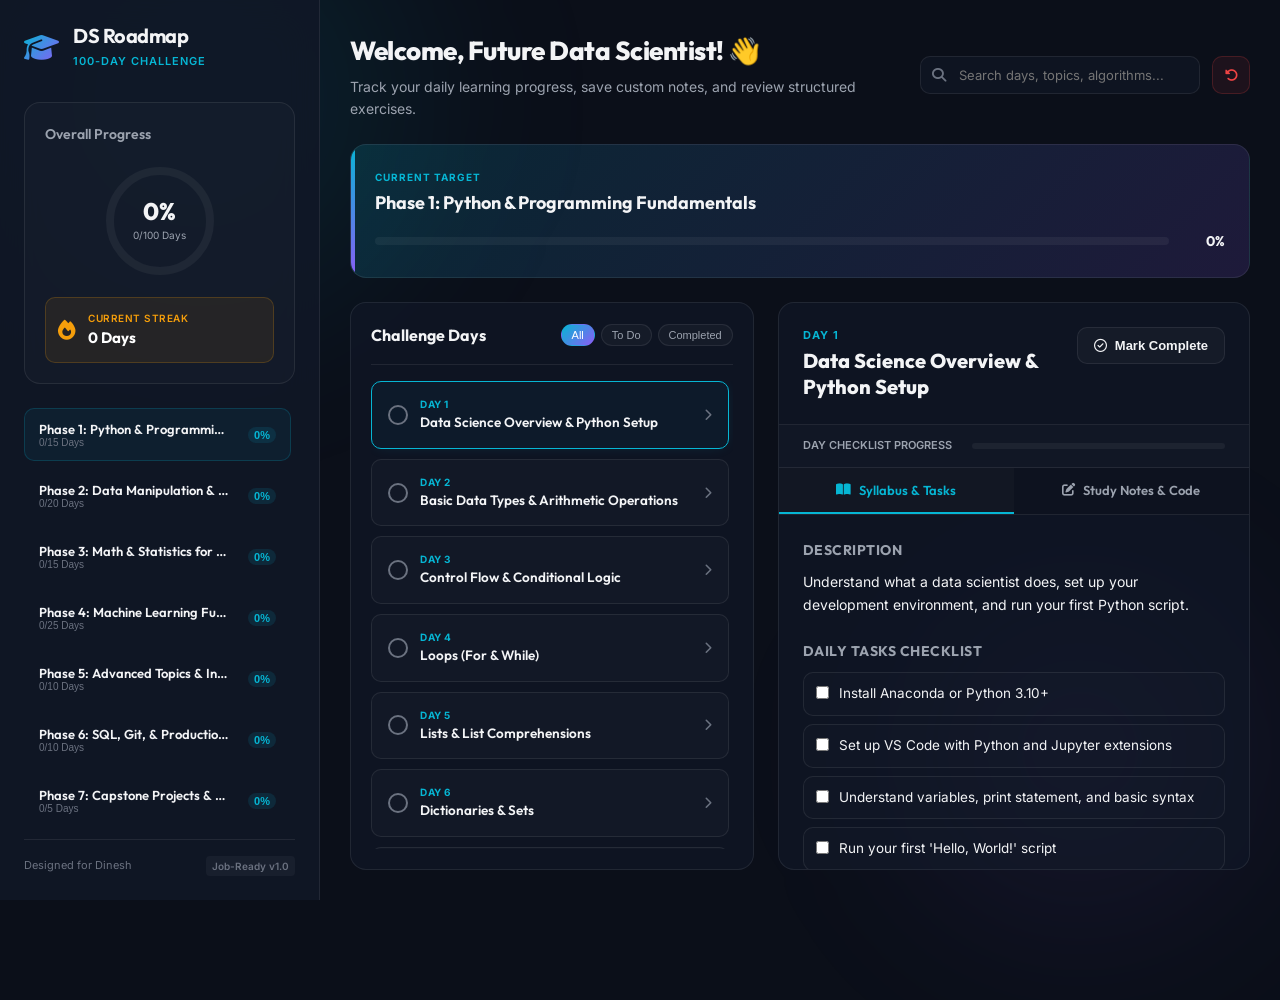
<file: dashboard/index.html>
<!DOCTYPE html>
<html lang="en">
<head>
    <meta charset="UTF-8">
    <meta name="viewport" content="width=device-width, initial-scale=1.0">
    <title>100-Day Data Science Roadmap | Tracker Dashboard</title>
    <!-- Google Fonts -->
    <link rel="preconnect" href="https://fonts.googleapis.com">
    <link rel="preconnect" href="https://fonts.gstatic.com" crossorigin>
    <link href="https://fonts.googleapis.com/css2?family=Inter:wght@300;400;500;600;700&family=Outfit:wght@400;500;600;700;800&display=swap" rel="stylesheet">
    <!-- FontAwesome for icons -->
    <link rel="stylesheet" href="https://cdnjs.cloudflare.com/ajax/libs/font-awesome/6.4.0/css/all.min.css">
    <!-- Stylesheet -->
    <link rel="stylesheet" href="styles.css">
</head>
<body>
    <div class="glow-bg"></div>
    <div class="glow-bg2"></div>

    <div class="app-container">
        <!-- Sidebar -->
        <aside class="sidebar">
            <div class="sidebar-header">
                <i class="fa-solid fa-graduation-cap logo-icon"></i>
                <div>
                    <h1>DS Roadmap</h1>
                    <span class="sub-logo">100-Day Challenge</span>
                </div>
            </div>

            <!-- Global Progress Widget -->
            <div class="progress-widget">
                <h3>Overall Progress</h3>
                <div class="gauge-container">
                    <svg class="progress-ring" width="120" height="120">
                        <circle class="progress-ring-circle-bg" stroke="rgba(255,255,255,0.05)" stroke-width="8" fill="transparent" r="50" cx="60" cy="60"/>
                        <circle id="global-gauge" class="progress-ring-circle" stroke="url(#cyan-purple-grad)" stroke-width="8" fill="transparent" r="50" cx="60" cy="60"/>
                        <defs>
                            <linearGradient id="cyan-purple-grad" x1="0%" y1="0%" x2="100%" y2="100%">
                                <stop offset="0%" stop-color="#06B6D4" />
                                <stop offset="100%" stop-color="#8B5CF6" />
                            </linearGradient>
                        </defs>
                    </svg>
                    <div class="gauge-label">
                        <span id="progress-percent">0%</span>
                        <span class="gauge-days"><span id="completed-days-count">0</span>/100 Days</span>
                    </div>
                </div>
                
                <div class="streak-box">
                    <i class="fa-solid fa-fire fire-icon"></i>
                    <div>
                        <span class="streak-title">Current Streak</span>
                        <span id="streak-count" class="streak-value">0 Days</span>
                    </div>
                </div>
            </div>

            <!-- Phase Navigation Links -->
            <nav class="phase-navigation" id="phase-list">
                <!-- Phases will be dynamically loaded here -->
            </nav>
            
            <div class="sidebar-footer">
                <p>Designed for Dinesh</p>
                <span class="version-tag">Job-Ready v1.0</span>
            </div>
        </aside>

        <!-- Main Dashboard View -->
        <main class="main-content">
            <!-- Header bar -->
            <header class="main-header">
                <div class="header-welcome">
                    <h2>Welcome, Future Data Scientist! 👋</h2>
                    <p>Track your daily learning progress, save custom notes, and review structured exercises.</p>
                </div>
                
                <!-- Controls and Search -->
                <div class="header-controls">
                    <div class="search-bar">
                        <i class="fa-solid fa-magnifying-glass search-icon"></i>
                        <input type="text" id="search-input" placeholder="Search days, topics, algorithms...">
                    </div>
                    <button class="reset-btn" id="reset-progress-btn" title="Reset All Progress">
                        <i class="fa-solid fa-rotate-left"></i>
                    </button>
                </div>
            </header>

            <!-- Active Phase Display Banner -->
            <div class="phase-banner" id="active-phase-banner">
                <div class="phase-banner-content">
                    <span class="banner-tag">Current Target</span>
                    <h3 id="banner-phase-name">Loading Phase...</h3>
                    <div class="banner-progress-container">
                        <div class="banner-progress-bar">
                            <div id="banner-progress-fill" class="banner-progress-fill"></div>
                        </div>
                        <span id="banner-progress-text">0%</span>
                    </div>
                </div>
            </div>

            <!-- Dashboard Grid View -->
            <div class="dashboard-grid">
                <!-- Left Panel: Card List for active days -->
                <section class="days-column">
                    <div class="column-header">
                        <h3 id="days-column-title">Challenge Days</h3>
                        <div class="filter-pills">
                            <button class="filter-pill active" data-filter="all">All</button>
                            <button class="filter-pill" data-filter="todo">To Do</button>
                            <button class="filter-pill" data-filter="completed">Completed</button>
                        </div>
                    </div>
                    <div class="days-list" id="days-list-container">
                        <!-- Daily cards dynamically loaded here -->
                    </div>
                </section>

                <!-- Right Panel: Day Detailed View / Workspace -->
                <section class="detail-column" id="detail-pane">
                    <!-- Placeholder when no day is selected -->
                    <div class="empty-state" id="detail-empty-state">
                        <i class="fa-solid fa-arrow-left empty-icon"></i>
                        <h3>Select a Challenge Day</h3>
                        <p>Click on any day from the list to view tasks, study resources, coding exercises, and log your notes.</p>
                    </div>

                    <!-- Dynamic Detailed Day View -->
                    <div class="day-details hidden" id="day-details-container">
                        <div class="detail-header">
                            <div>
                                <span class="detail-day-tag" id="detail-day-number">DAY 1</span>
                                <h2 id="detail-day-title">Data Science Overview & Python Setup</h2>
                            </div>
                            <button class="complete-toggle-btn" id="detail-complete-toggle">
                                <i class="fa-regular fa-circle-check"></i> Mark Complete
                            </button>
                        </div>

                        <!-- Progress indicator for tasks -->
                        <div class="task-progress-box">
                            <span class="progress-title">Day Checklist Progress</span>
                            <div class="progress-bar-wrapper">
                                <div class="progress-bar-fill" id="detail-task-progress-fill"></div>
                            </div>
                        </div>

                        <!-- Tab Navigation -->
                        <div class="detail-tabs">
                            <button class="detail-tab active" data-tab="content">
                                <i class="fa-solid fa-book-open"></i> Syllabus & Tasks
                            </button>
                            <button class="detail-tab" data-tab="notes">
                                <i class="fa-solid fa-pen-to-square"></i> Study Notes & Code
                            </button>
                        </div>

                        <!-- Tab Content 1: Syllabus and Reading -->
                        <div class="tab-content" id="tab-content">
                            <div class="detail-section">
                                <h3>Description</h3>
                                <p id="detail-day-description">Understand what a data scientist does, set up your development environment, and run your first Python script.</p>
                            </div>

                            <div class="detail-section">
                                <h3>Daily Tasks Checklist</h3>
                                <ul class="tasks-list" id="detail-tasks-list">
                                    <!-- Dynamic Checkboxes -->
                                </ul>
                            </div>

                            <div class="detail-section">
                                <h3>Recommended Learning Resources</h3>
                                <div class="resources-grid" id="detail-resources-grid">
                                    <!-- Dynamic Resources Links -->
                                </div>
                            </div>

                            <div class="detail-section exercise-box">
                                <h3><i class="fa-solid fa-code"></i> Coding Exercise</h3>
                                <p id="detail-day-exercise">Write a Python script that takes user input for their name and age, and prints a greeting...</p>
                                <div class="template-instructions">
                                    <p>💻 Use the files in your workspace templates to complete this:</p>
                                    <code class="code-path">templates/daily_template.py</code> or <code>templates/daily_template.ipynb</code>
                                </div>
                            </div>
                        </div>

                        <!-- Tab Content 2: Notes & Writing -->
                        <div class="tab-content hidden" id="tab-notes">
                            <div class="notes-container">
                                <div class="notes-header">
                                    <h3>Write Your Notes / Code Log</h3>
                                    <span class="auto-save-tag"><i class="fa-solid fa-cloud-arrow-up"></i> Auto-saved</span>
                                </div>
                                <textarea id="notes-textarea" placeholder="Summarize your learnings, key code blocks, or math formulas here. Persists automatically..."></textarea>
                                
                                <div class="notes-preview-section">
                                    <h4>Preview</h4>
                                    <div class="markdown-preview" id="notes-preview">
                                        <p class="preview-placeholder">Notes preview will render here...</p>
                                    </div>
                                </div>
                            </div>
                        </div>
                    </div>
                </section>
            </div>
        </main>
    </div>

    <!-- Script file -->
    <script src="app.js"></script>
</body>
</html>
</file>
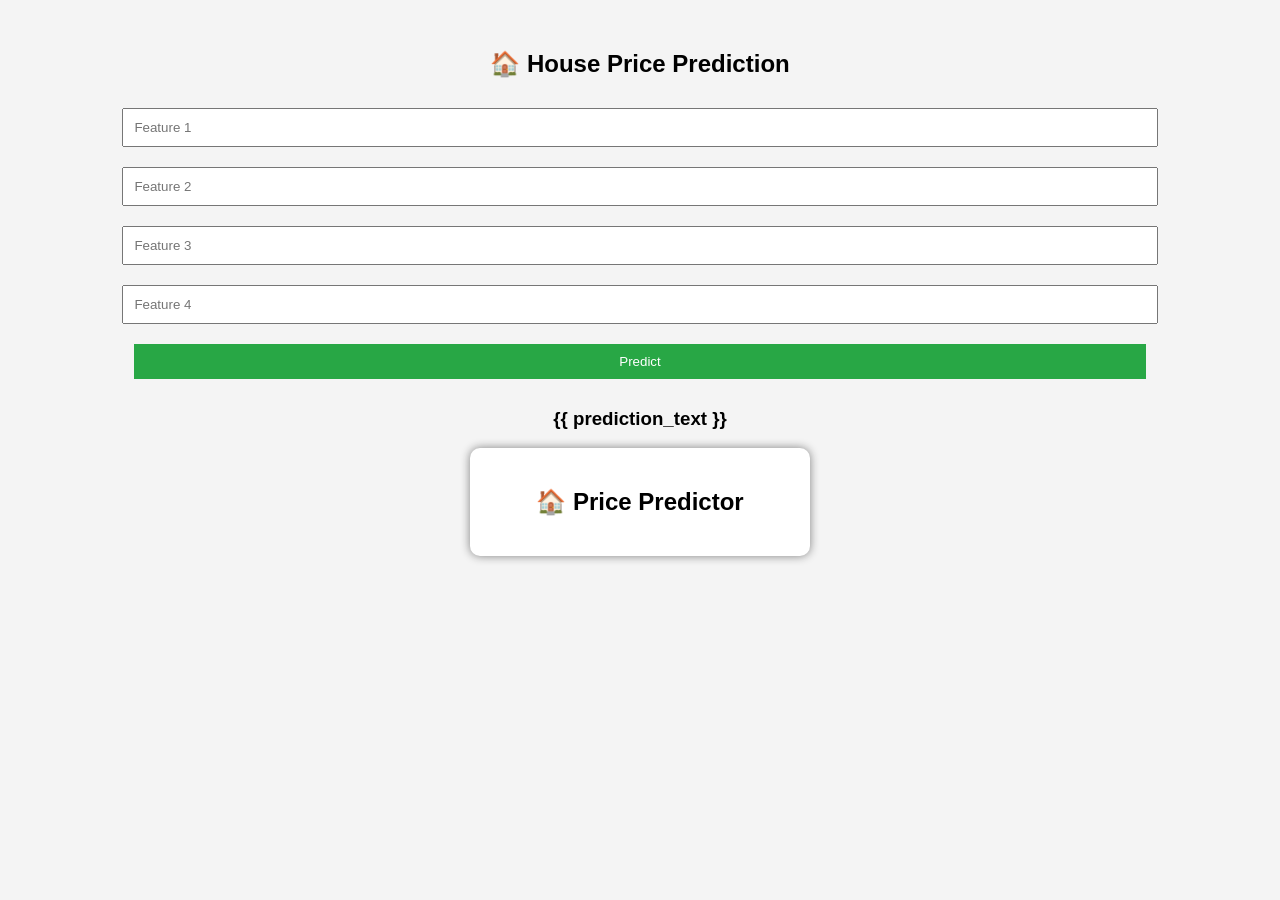
<file: phase_1_python_programming/day 21. data-science-project/templates/index.html>
<!DOCTYPE html>
<html>
<head>
    <title>ML House Price Predictor</title>
    <style>
        body { font-family: Arial; text-align: center; margin-top: 50px; }
        input { padding: 10px; margin: 5px; width: 200px; }
        button { padding: 10px 20px; }
    </style>
</head>
<body>

    <h2>🏠 House Price Prediction</h2>

    <form action="/predict-ui" method="POST">
        <input type="text" name="f1" placeholder="Feature 1"><br>
        <input type="text" name="f2" placeholder="Feature 2"><br>
        <input type="text" name="f3" placeholder="Feature 3"><br>
        <input type="text" name="f4" placeholder="Feature 4"><br>

        <button type="submit">Predict</button>
    </form>

    <h3>{{ prediction_text }}</h3>

</body>
</html>



<style>
    body {
        font-family: Arial;
        background: #f4f4f4;
        text-align: center;
    }
    .box {
        background: white;
        padding: 20px;
        margin: auto;
        width: 300px;
        border-radius: 10px;
        box-shadow: 0px 0px 10px gray;
    }
    input, button {
        margin: 10px;
        padding: 10px;
        width: 80%;
    }
    button {
        background: #28a745;
        color: white;
        border: none;
    }
</style>

<div class="box">
    <h2>🏠 Price Predictor</h2>
    <!-- form same as before -->
</div>
</file>
<file: dashboard/styles.css>
/* ==========================================
   CSS VARIABLES & DESIGN SYSTEM
========================================== */
:root {
    --bg-base: #0B0F19;
    --bg-surface: rgba(17, 24, 39, 0.7);
    --bg-surface-hover: rgba(31, 41, 55, 0.85);
    --border-color: rgba(255, 255, 255, 0.08);
    --border-color-glow: rgba(6, 182, 212, 0.35);
    
    --text-primary: #F3F4F6;
    --text-secondary: #9CA3AF;
    --text-muted: #6B7280;
    
    --color-cyan: #06B6D4;
    --color-purple: #8B5CF6;
    --color-green: #10B981;
    --color-orange: #F59E0B;
    --color-red: #EF4444;
    
    --gradient-accent: linear-gradient(135deg, #06B6D4 0%, #8B5CF6 100%);
    --gradient-card-glow: linear-gradient(135deg, rgba(6, 182, 212, 0.15) 0%, rgba(139, 92, 246, 0.15) 100%);
    
    --font-heading: 'Outfit', sans-serif;
    --font-body: 'Inter', sans-serif;
    --transition-smooth: all 0.3s cubic-bezier(0.4, 0, 0.2, 1);
    --border-radius-lg: 16px;
    --border-radius-md: 10px;
    --shadow-premium: 0 10px 30px -10px rgba(0, 0, 0, 0.7);
}

/* ==========================================
   BASE STYLES
========================================== */
* {
    margin: 0;
    padding: 0;
    box-sizing: border-box;
}

body {
    background-color: var(--bg-base);
    color: var(--text-primary);
    font-family: var(--font-body);
    font-size: 15px;
    line-height: 1.6;
    height: 100vh;
    overflow: hidden;
    position: relative;
}

/* Glowing Background Blobs */
.glow-bg {
    position: absolute;
    width: 600px;
    height: 600px;
    top: -200px;
    left: -100px;
    background: radial-gradient(circle, rgba(6, 182, 212, 0.15) 0%, rgba(0,0,0,0) 70%);
    z-index: -1;
    pointer-events: none;
    filter: blur(80px);
}

.glow-bg2 {
    position: absolute;
    width: 500px;
    height: 500px;
    bottom: -100px;
    right: -50px;
    background: radial-gradient(circle, rgba(139, 92, 246, 0.12) 0%, rgba(0,0,0,0) 70%);
    z-index: -1;
    pointer-events: none;
    filter: blur(80px);
}

/* Scrollbars styling */
::-webkit-scrollbar {
    width: 6px;
    height: 6px;
}
::-webkit-scrollbar-track {
    background: rgba(255, 255, 255, 0.02);
}
::-webkit-scrollbar-thumb {
    background: rgba(255, 255, 255, 0.12);
    border-radius: 4px;
}
::-webkit-scrollbar-thumb:hover {
    background: rgba(255, 255, 255, 0.25);
}

/* ==========================================
   LAYOUT STRUCTURE
========================================== */
.app-container {
    display: flex;
    width: 100vw;
    height: 100vh;
}

/* Sidebar Styling */
.sidebar {
    width: 320px;
    background: rgba(17, 24, 39, 0.85);
    backdrop-filter: blur(20px);
    -webkit-backdrop-filter: blur(20px);
    border-right: 1px solid var(--border-color);
    padding: 24px;
    display: flex;
    flex-direction: column;
    height: 100%;
    z-index: 10;
}

.sidebar-header {
    display: flex;
    align-items: center;
    gap: 14px;
    margin-bottom: 30px;
}

.logo-icon {
    font-size: 28px;
    background: var(--gradient-accent);
    -webkit-background-clip: text;
    -webkit-text-fill-color: transparent;
}

.sidebar-header h1 {
    font-family: var(--font-heading);
    font-size: 20px;
    font-weight: 700;
    letter-spacing: -0.5px;
    line-height: 1.2;
}

.sub-logo {
    font-size: 11px;
    color: var(--color-cyan);
    font-weight: 600;
    text-transform: uppercase;
    letter-spacing: 1px;
}

/* Progress Widget */
.progress-widget {
    background: rgba(255, 255, 255, 0.02);
    border: 1px solid var(--border-color);
    border-radius: var(--border-radius-lg);
    padding: 20px;
    margin-bottom: 24px;
    display: flex;
    flex-direction: column;
    align-items: center;
}

.progress-widget h3 {
    font-family: var(--font-heading);
    font-size: 14px;
    font-weight: 600;
    color: var(--text-secondary);
    margin-bottom: 16px;
    width: 100%;
    text-align: left;
}

.gauge-container {
    position: relative;
    width: 120px;
    height: 120px;
    margin-bottom: 16px;
}

.progress-ring {
    transform: rotate(-90deg);
}

.progress-ring-circle {
    transition: stroke-dashoffset 0.5s ease;
}

.gauge-label {
    position: absolute;
    top: 50%;
    left: 50%;
    transform: translate(-50%, -50%);
    text-align: center;
    display: flex;
    flex-direction: column;
}

#progress-percent {
    font-family: var(--font-heading);
    font-size: 24px;
    font-weight: 800;
    color: var(--text-primary);
    line-height: 1;
}

.gauge-days {
    font-size: 10px;
    color: var(--text-secondary);
    margin-top: 4px;
}

.streak-box {
    display: flex;
    align-items: center;
    gap: 12px;
    width: 100%;
    background: rgba(245, 158, 11, 0.08);
    border: 1px solid rgba(245, 158, 11, 0.2);
    padding: 12px;
    border-radius: var(--border-radius-md);
}

.fire-icon {
    font-size: 20px;
    color: var(--color-orange);
    animation: flicker 1.5s infinite alternate;
}

@keyframes flicker {
    0% { transform: scale(0.95); opacity: 0.9; }
    100% { transform: scale(1.15); opacity: 1; filter: drop-shadow(0 0 5px rgba(245, 158, 11, 0.5)); }
}

.streak-title {
    font-size: 10px;
    color: var(--color-orange);
    text-transform: uppercase;
    font-weight: 600;
    letter-spacing: 0.5px;
    display: block;
}

.streak-value {
    font-family: var(--font-heading);
    font-size: 15px;
    font-weight: 700;
    color: #FFF;
}

/* Navigation List */
.phase-navigation {
    flex: 1;
    overflow-y: auto;
    display: flex;
    flex-direction: column;
    gap: 8px;
    margin-bottom: 20px;
    padding-right: 4px;
}

.phase-item-btn {
    display: flex;
    align-items: center;
    justify-content: space-between;
    width: 100%;
    padding: 12px 14px;
    background: transparent;
    border: 1px solid transparent;
    border-radius: var(--border-radius-md);
    cursor: pointer;
    text-align: left;
    transition: var(--transition-smooth);
}

.phase-item-btn:hover {
    background: rgba(255, 255, 255, 0.03);
    border-color: var(--border-color);
}

.phase-item-btn.active {
    background: rgba(6, 182, 212, 0.06);
    border-color: rgba(6, 182, 212, 0.2);
}

.phase-btn-content {
    display: flex;
    flex-direction: column;
    max-width: 80%;
}

.phase-btn-name {
    font-family: var(--font-heading);
    font-size: 13px;
    font-weight: 600;
    color: var(--text-primary);
    white-space: nowrap;
    overflow: hidden;
    text-overflow: ellipsis;
}

.phase-btn-days {
    font-size: 10px;
    color: var(--text-muted);
}

.phase-btn-badge {
    font-size: 11px;
    font-weight: 600;
    color: var(--color-cyan);
    background: rgba(6, 182, 212, 0.12);
    padding: 2px 6px;
    border-radius: 12px;
}

.phase-btn-badge.completed {
    color: var(--color-green);
    background: rgba(16, 185, 129, 0.12);
}

.sidebar-footer {
    border-top: 1px solid var(--border-color);
    padding-top: 16px;
    display: flex;
    justify-content: space-between;
    align-items: center;
}

.sidebar-footer p {
    font-size: 11px;
    color: var(--text-muted);
}

.version-tag {
    font-size: 10px;
    font-weight: 600;
    color: var(--text-muted);
    background: rgba(255, 255, 255, 0.04);
    padding: 2px 6px;
    border-radius: 4px;
}

/* ==========================================
   MAIN DASHBOARD WORKSPACE
========================================== */
.main-content {
    flex: 1;
    display: flex;
    flex-direction: column;
    height: 100%;
    padding: 30px;
    overflow-y: auto;
}

/* Header bar */
.main-header {
    display: flex;
    justify-content: space-between;
    align-items: center;
    margin-bottom: 24px;
    gap: 20px;
}

.header-welcome h2 {
    font-family: var(--font-heading);
    font-size: 26px;
    font-weight: 800;
    letter-spacing: -0.5px;
    margin-bottom: 4px;
}

.header-welcome p {
    color: var(--text-secondary);
    font-size: 14px;
}

.header-controls {
    display: flex;
    align-items: center;
    gap: 12px;
}

.search-bar {
    position: relative;
    width: 280px;
}

.search-icon {
    position: absolute;
    left: 12px;
    top: 50%;
    transform: translateY(-50%);
    color: var(--text-muted);
    font-size: 14px;
}

.search-bar input {
    width: 100%;
    background: rgba(17, 24, 39, 0.6);
    border: 1px solid var(--border-color);
    border-radius: var(--border-radius-md);
    padding: 10px 12px 10px 38px;
    color: var(--text-primary);
    outline: none;
    font-family: var(--font-body);
    font-size: 13px;
    transition: var(--transition-smooth);
}

.search-bar input:focus {
    border-color: var(--color-cyan);
    box-shadow: 0 0 10px rgba(6, 182, 212, 0.15);
}

.reset-btn {
    background: rgba(239, 68, 68, 0.08);
    border: 1px solid rgba(239, 68, 68, 0.2);
    color: var(--color-red);
    width: 38px;
    height: 38px;
    border-radius: var(--border-radius-md);
    display: flex;
    align-items: center;
    justify-content: center;
    cursor: pointer;
    transition: var(--transition-smooth);
}

.reset-btn:hover {
    background: rgba(239, 68, 68, 0.25);
    transform: scale(1.05);
}

/* Active Phase display banner */
.phase-banner {
    background: var(--gradient-card-glow);
    border: 1px solid var(--border-color);
    border-radius: var(--border-radius-lg);
    padding: 24px;
    margin-bottom: 24px;
    position: relative;
    overflow: hidden;
}

.phase-banner::before {
    content: '';
    position: absolute;
    top: 0;
    left: 0;
    width: 4px;
    height: 100%;
    background: var(--gradient-accent);
}

.banner-tag {
    font-size: 10px;
    font-weight: 700;
    text-transform: uppercase;
    letter-spacing: 1px;
    color: var(--color-cyan);
    display: block;
    margin-bottom: 4px;
}

.phase-banner h3 {
    font-family: var(--font-heading);
    font-size: 18px;
    font-weight: 700;
    margin-bottom: 12px;
}

.banner-progress-container {
    display: flex;
    align-items: center;
    gap: 16px;
}

.banner-progress-bar {
    flex: 1;
    height: 8px;
    background: rgba(255, 255, 255, 0.05);
    border-radius: 4px;
    overflow: hidden;
}

.banner-progress-fill {
    height: 100%;
    background: var(--gradient-accent);
    width: 0%;
    border-radius: 4px;
    transition: width 0.5s cubic-bezier(0.4, 0, 0.2, 1);
}

#banner-progress-text {
    font-family: var(--font-heading);
    font-size: 14px;
    font-weight: 700;
    color: var(--text-primary);
    width: 40px;
    text-align: right;
}

/* ==========================================
   GRID WORKSPACE PANELS
========================================== */
.dashboard-grid {
    display: flex;
    gap: 24px;
    flex: 1;
    min-height: 0; /* Important for inner scroll */
}

/* Days Column (Left Panel) */
.days-column {
    flex: 1;
    background: var(--bg-surface);
    border: 1px solid var(--border-color);
    border-radius: var(--border-radius-lg);
    padding: 20px;
    display: flex;
    flex-direction: column;
    max-height: 100%;
    min-width: 350px;
}

.column-header {
    display: flex;
    justify-content: space-between;
    align-items: center;
    border-bottom: 1px solid var(--border-color);
    padding-bottom: 16px;
    margin-bottom: 16px;
}

.column-header h3 {
    font-family: var(--font-heading);
    font-size: 16px;
    font-weight: 700;
}

.filter-pills {
    display: flex;
    gap: 6px;
}

.filter-pill {
    background: rgba(255, 255, 255, 0.03);
    border: 1px solid var(--border-color);
    padding: 4px 10px;
    border-radius: 20px;
    font-size: 11px;
    font-weight: 500;
    color: var(--text-secondary);
    cursor: pointer;
    transition: var(--transition-smooth);
}

.filter-pill:hover {
    color: var(--text-primary);
    background: rgba(255, 255, 255, 0.08);
}

.filter-pill.active {
    color: #FFF;
    background: var(--gradient-accent);
    border-color: transparent;
}

.days-list {
    flex: 1;
    overflow-y: auto;
    display: flex;
    flex-direction: column;
    gap: 10px;
    padding-right: 4px;
}

/* Daily Cards */
.day-card {
    background: rgba(255, 255, 255, 0.02);
    border: 1px solid var(--border-color);
    border-radius: var(--border-radius-md);
    padding: 14px 16px;
    cursor: pointer;
    transition: var(--transition-smooth);
    display: flex;
    align-items: center;
    justify-content: space-between;
    gap: 12px;
}

.day-card:hover {
    background: var(--bg-surface-hover);
    border-color: rgba(6, 182, 212, 0.25);
    transform: translateX(4px);
}

.day-card.selected {
    background: rgba(6, 182, 212, 0.04);
    border-color: var(--color-cyan);
    box-shadow: 0 0 15px -5px rgba(6, 182, 212, 0.2);
}

.day-card.completed {
    border-left: 3px solid var(--color-green);
}

.day-card-left {
    display: flex;
    align-items: center;
    gap: 12px;
    max-width: 80%;
}

.card-checkbox {
    width: 20px;
    height: 20px;
    border-radius: 50%;
    border: 2px solid var(--text-muted);
    display: flex;
    align-items: center;
    justify-content: center;
    cursor: pointer;
    transition: var(--transition-smooth);
    flex-shrink: 0;
}

.card-checkbox:hover {
    border-color: var(--color-cyan);
    background: rgba(6, 182, 212, 0.1);
}

.day-card.completed .card-checkbox {
    border-color: var(--color-green);
    background: var(--color-green);
    color: #FFF;
}

.day-card.completed .card-checkbox i {
    font-size: 10px;
    display: block;
}

.card-checkbox i {
    display: none;
}

.card-info {
    display: flex;
    flex-direction: column;
}

.card-day-num {
    font-size: 10px;
    font-weight: 700;
    color: var(--color-cyan);
    text-transform: uppercase;
    letter-spacing: 0.5px;
}

.day-card.completed .card-day-num {
    color: var(--color-green);
}

.card-title {
    font-family: var(--font-heading);
    font-size: 13.5px;
    font-weight: 600;
    color: var(--text-primary);
    white-space: nowrap;
    overflow: hidden;
    text-overflow: ellipsis;
}

.day-card-arrow {
    color: var(--text-muted);
    font-size: 12px;
    transition: var(--transition-smooth);
}

.day-card:hover .day-card-arrow {
    color: var(--text-primary);
    transform: translateX(2px);
}

/* Detail Column (Right Panel) */
.detail-column {
    flex: 1.3;
    background: var(--bg-surface);
    border: 1px solid var(--border-color);
    border-radius: var(--border-radius-lg);
    display: flex;
    flex-direction: column;
    max-height: 100%;
    position: relative;
    overflow: hidden;
}

/* Empty State */
.empty-state {
    display: flex;
    flex-direction: column;
    align-items: center;
    justify-content: center;
    height: 100%;
    padding: 40px;
    text-align: center;
}

.empty-icon {
    font-size: 48px;
    background: var(--gradient-accent);
    -webkit-background-clip: text;
    -webkit-text-fill-color: transparent;
    margin-bottom: 20px;
    opacity: 0.7;
}

.empty-state h3 {
    font-family: var(--font-heading);
    font-size: 18px;
    font-weight: 700;
    margin-bottom: 8px;
}

.empty-state p {
    color: var(--text-secondary);
    max-width: 320px;
    font-size: 13.5px;
}

/* Active Day Detail Layout */
.day-details {
    display: flex;
    flex-direction: column;
    height: 100%;
}

.detail-header {
    padding: 24px;
    border-bottom: 1px solid var(--border-color);
    display: flex;
    justify-content: space-between;
    align-items: flex-start;
    gap: 16px;
}

.detail-day-tag {
    font-size: 11px;
    font-weight: 700;
    color: var(--color-cyan);
    text-transform: uppercase;
    letter-spacing: 1px;
    display: block;
    margin-bottom: 4px;
}

#detail-day-title {
    font-family: var(--font-heading);
    font-size: 20px;
    font-weight: 800;
    line-height: 1.3;
}

.complete-toggle-btn {
    background: rgba(255, 255, 255, 0.03);
    border: 1px solid var(--border-color);
    padding: 10px 16px;
    border-radius: var(--border-radius-md);
    color: var(--text-primary);
    font-weight: 600;
    font-size: 13px;
    cursor: pointer;
    display: flex;
    align-items: center;
    gap: 8px;
    transition: var(--transition-smooth);
    flex-shrink: 0;
}

.complete-toggle-btn:hover {
    background: rgba(16, 185, 129, 0.1);
    border-color: var(--color-green);
    color: var(--color-green);
}

.complete-toggle-btn.is-completed {
    background: var(--color-green);
    border-color: var(--color-green);
    color: #FFF;
}

/* Day Checklist progress */
.task-progress-box {
    padding: 12px 24px;
    background: rgba(255, 255, 255, 0.01);
    border-bottom: 1px solid var(--border-color);
    display: flex;
    align-items: center;
    justify-content: space-between;
    gap: 20px;
}

.progress-title {
    font-size: 11px;
    font-weight: 600;
    color: var(--text-secondary);
    text-transform: uppercase;
}

.progress-bar-wrapper {
    flex: 1;
    height: 6px;
    background: rgba(255, 255, 255, 0.05);
    border-radius: 3px;
    overflow: hidden;
}

.progress-bar-fill {
    height: 100%;
    background: var(--color-cyan);
    width: 0%;
    border-radius: 3px;
    transition: width 0.3s ease;
}

/* Tabs */
.detail-tabs {
    display: flex;
    border-bottom: 1px solid var(--border-color);
    background: rgba(0, 0, 0, 0.1);
}

.detail-tab {
    flex: 1;
    background: transparent;
    border: none;
    border-bottom: 2px solid transparent;
    padding: 14px;
    color: var(--text-secondary);
    font-family: var(--font-heading);
    font-weight: 600;
    font-size: 13px;
    cursor: pointer;
    display: flex;
    align-items: center;
    justify-content: center;
    gap: 8px;
    transition: var(--transition-smooth);
}

.detail-tab:hover {
    color: var(--text-primary);
    background: rgba(255, 255, 255, 0.01);
}

.detail-tab.active {
    color: var(--color-cyan);
    border-bottom-color: var(--color-cyan);
    background: rgba(255, 255, 255, 0.02);
}

/* Tab contents */
.tab-content {
    flex: 1;
    overflow-y: auto;
    padding: 24px;
}

.detail-section {
    margin-bottom: 24px;
}

.detail-section h3 {
    font-family: var(--font-heading);
    font-size: 14px;
    font-weight: 700;
    color: var(--text-secondary);
    text-transform: uppercase;
    letter-spacing: 0.5px;
    margin-bottom: 10px;
    display: flex;
    align-items: center;
    gap: 8px;
}

.detail-section p {
    color: var(--text-primary);
    font-size: 14px;
    line-height: 1.6;
}

/* Checklist task list */
.tasks-list {
    list-style: none;
    display: flex;
    flex-direction: column;
    gap: 8px;
}

.task-item {
    display: flex;
    align-items: flex-start;
    gap: 10px;
    background: rgba(255, 255, 255, 0.01);
    border: 1px solid var(--border-color);
    padding: 10px 12px;
    border-radius: var(--border-radius-md);
    cursor: pointer;
    transition: var(--transition-smooth);
}

.task-item:hover {
    background: rgba(255, 255, 255, 0.03);
    border-color: rgba(6, 182, 212, 0.15);
}

.task-item input[type="checkbox"] {
    margin-top: 3px;
    accent-color: var(--color-cyan);
    cursor: pointer;
}

.task-item.checked span {
    text-decoration: line-through;
    color: var(--text-muted);
}

.task-item span {
    font-size: 13.5px;
    color: var(--text-primary);
    transition: var(--transition-smooth);
}

/* Resources Grid */
.resources-grid {
    display: flex;
    flex-direction: column;
    gap: 8px;
}

.resource-card {
    display: flex;
    align-items: center;
    justify-content: space-between;
    background: rgba(255, 255, 255, 0.01);
    border: 1px solid var(--border-color);
    padding: 10px 16px;
    border-radius: var(--border-radius-md);
    text-decoration: none;
    transition: var(--transition-smooth);
}

.resource-card:hover {
    background: rgba(6, 182, 212, 0.05);
    border-color: rgba(6, 182, 212, 0.2);
}

.resource-info {
    display: flex;
    align-items: center;
    gap: 12px;
}

.resource-icon {
    font-size: 16px;
    color: var(--color-cyan);
}

.resource-name {
    font-size: 13.5px;
    font-weight: 500;
    color: var(--text-primary);
}

.resource-arrow {
    font-size: 12px;
    color: var(--text-muted);
    transition: var(--transition-smooth);
}

.resource-card:hover .resource-arrow {
    color: var(--color-cyan);
    transform: translateX(3px);
}

/* Coding Exercise block */
.exercise-box {
    background: rgba(6, 182, 212, 0.02);
    border: 1px dashed rgba(6, 182, 212, 0.25);
    border-radius: var(--border-radius-lg);
    padding: 20px;
}

.exercise-box h3 {
    color: var(--color-cyan) !important;
}

.template-instructions {
    margin-top: 14px;
    background: rgba(0, 0, 0, 0.2);
    padding: 12px 14px;
    border-radius: var(--border-radius-md);
    border-left: 3px solid var(--color-cyan);
}

.template-instructions p {
    font-size: 11px;
    color: var(--text-secondary);
    margin-bottom: 6px;
}

.code-path {
    font-family: monospace;
    color: #FFF;
    background: rgba(255, 255, 255, 0.08);
    padding: 2px 6px;
    border-radius: 4px;
    font-size: 12px;
}

/* Notes Text Area Tab */
.notes-container {
    display: flex;
    flex-direction: column;
    height: 100%;
    gap: 16px;
}

.notes-header {
    display: flex;
    justify-content: space-between;
    align-items: center;
}

.notes-header h3 {
    font-family: var(--font-heading);
    font-size: 14px;
    font-weight: 700;
}

.auto-save-tag {
    font-size: 11px;
    color: var(--color-green);
    background: rgba(16, 185, 129, 0.08);
    padding: 2px 8px;
    border-radius: 12px;
    font-weight: 500;
}

#notes-textarea {
    flex: 1;
    min-height: 200px;
    background: rgba(0, 0, 0, 0.2);
    border: 1px solid var(--border-color);
    border-radius: var(--border-radius-md);
    padding: 16px;
    color: var(--text-primary);
    font-family: var(--font-body);
    font-size: 14px;
    line-height: 1.6;
    outline: none;
    resize: none;
    transition: var(--transition-smooth);
}

#notes-textarea:focus {
    border-color: var(--color-cyan);
    box-shadow: 0 0 15px rgba(6, 182, 212, 0.08);
}

.notes-preview-section {
    border-top: 1px solid var(--border-color);
    padding-top: 16px;
    display: flex;
    flex-direction: column;
    gap: 8px;
    max-height: 220px;
    overflow-y: auto;
}

.notes-preview-section h4 {
    font-size: 12px;
    text-transform: uppercase;
    color: var(--text-muted);
    letter-spacing: 0.5px;
}

.markdown-preview {
    background: rgba(255, 255, 255, 0.01);
    border: 1px solid var(--border-color);
    border-radius: var(--border-radius-md);
    padding: 12px 16px;
    font-size: 13.5px;
    min-height: 80px;
    color: var(--text-secondary);
}

.preview-placeholder {
    color: var(--text-muted);
    font-style: italic;
}

/* ==========================================
   UTIL CLASSES
========================================== */
.hidden {
    display: none !important;
}

/* Responsive styles */
@media (max-width: 1024px) {
    .app-container {
        flex-direction: column;
    }
    
    .sidebar {
        width: 100%;
        height: auto;
        border-right: none;
        border-bottom: 1px solid var(--border-color);
    }
    
    .dashboard-grid {
        flex-direction: column;
        height: auto;
        overflow-y: visible;
    }
    
    .main-content {
        height: auto;
        overflow-y: visible;
    }
    
    .days-column, .detail-column {
        height: 600px;
    }
}
</file>
